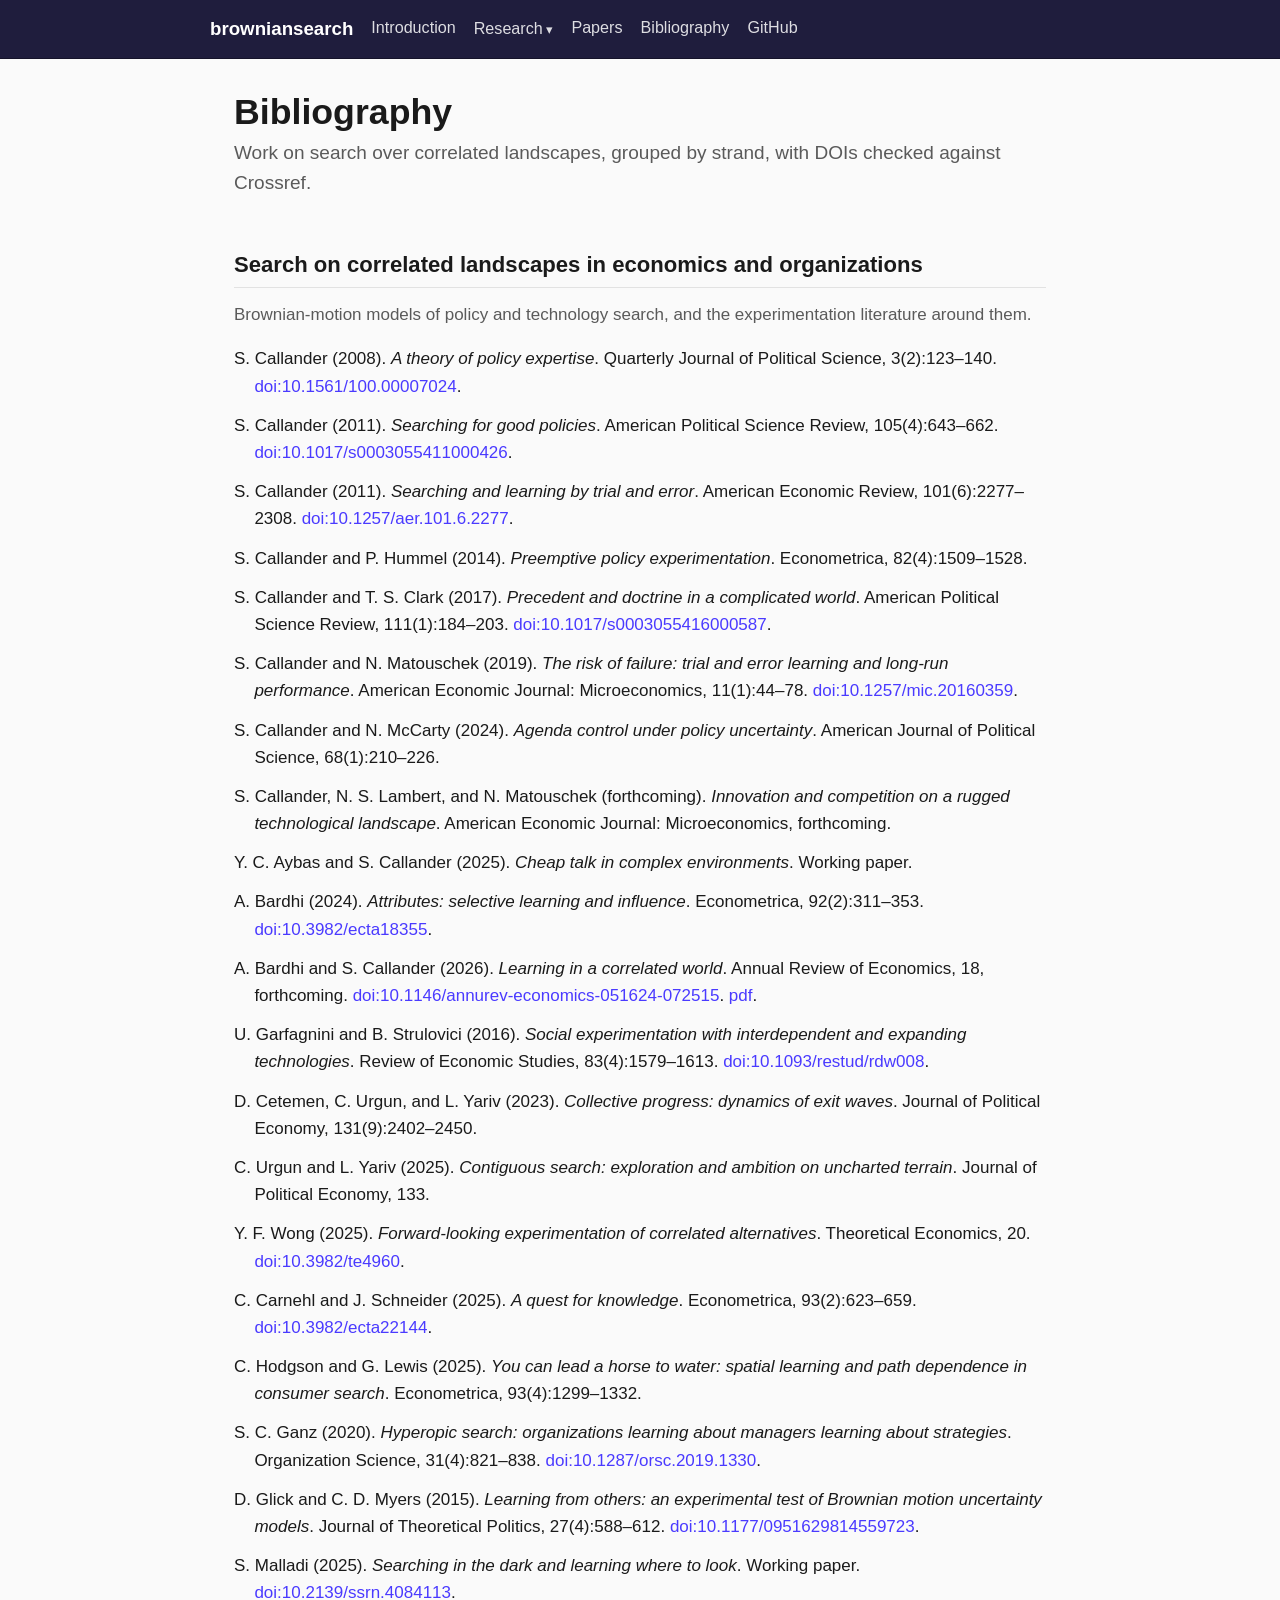
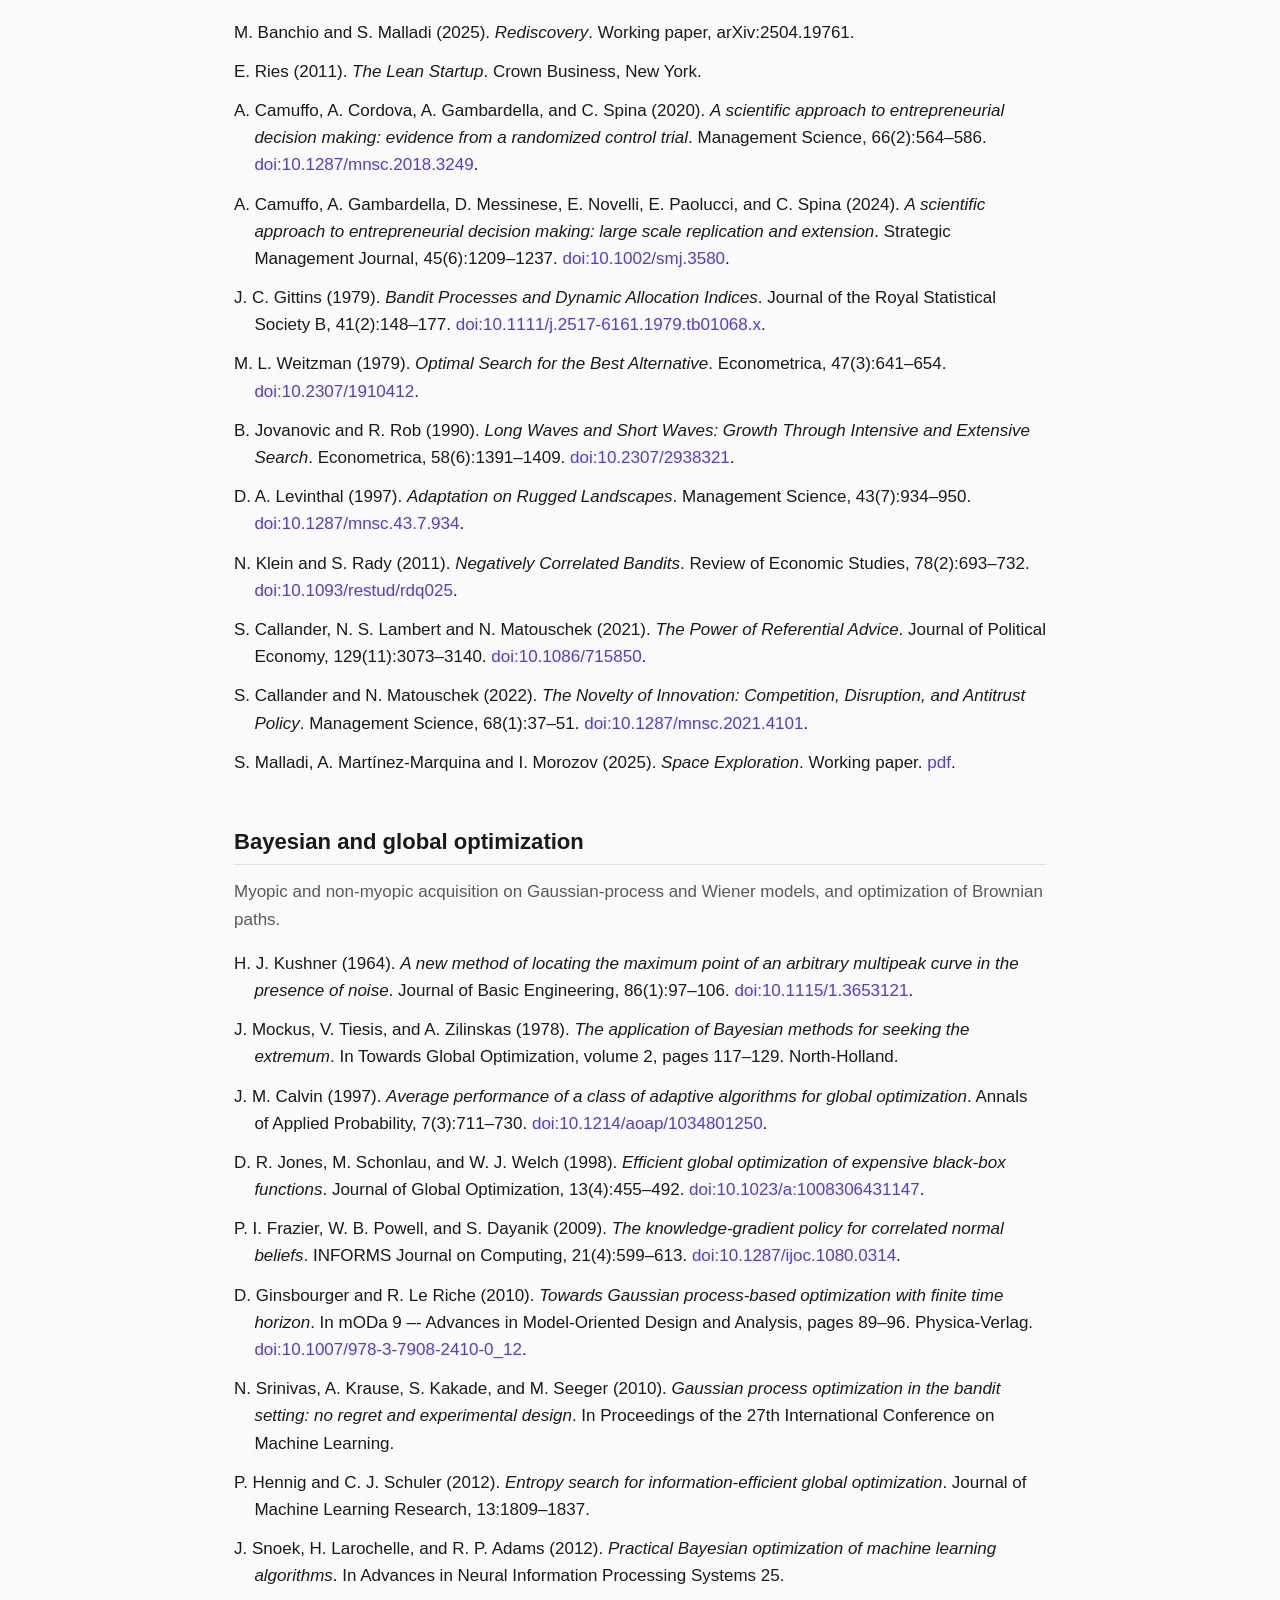
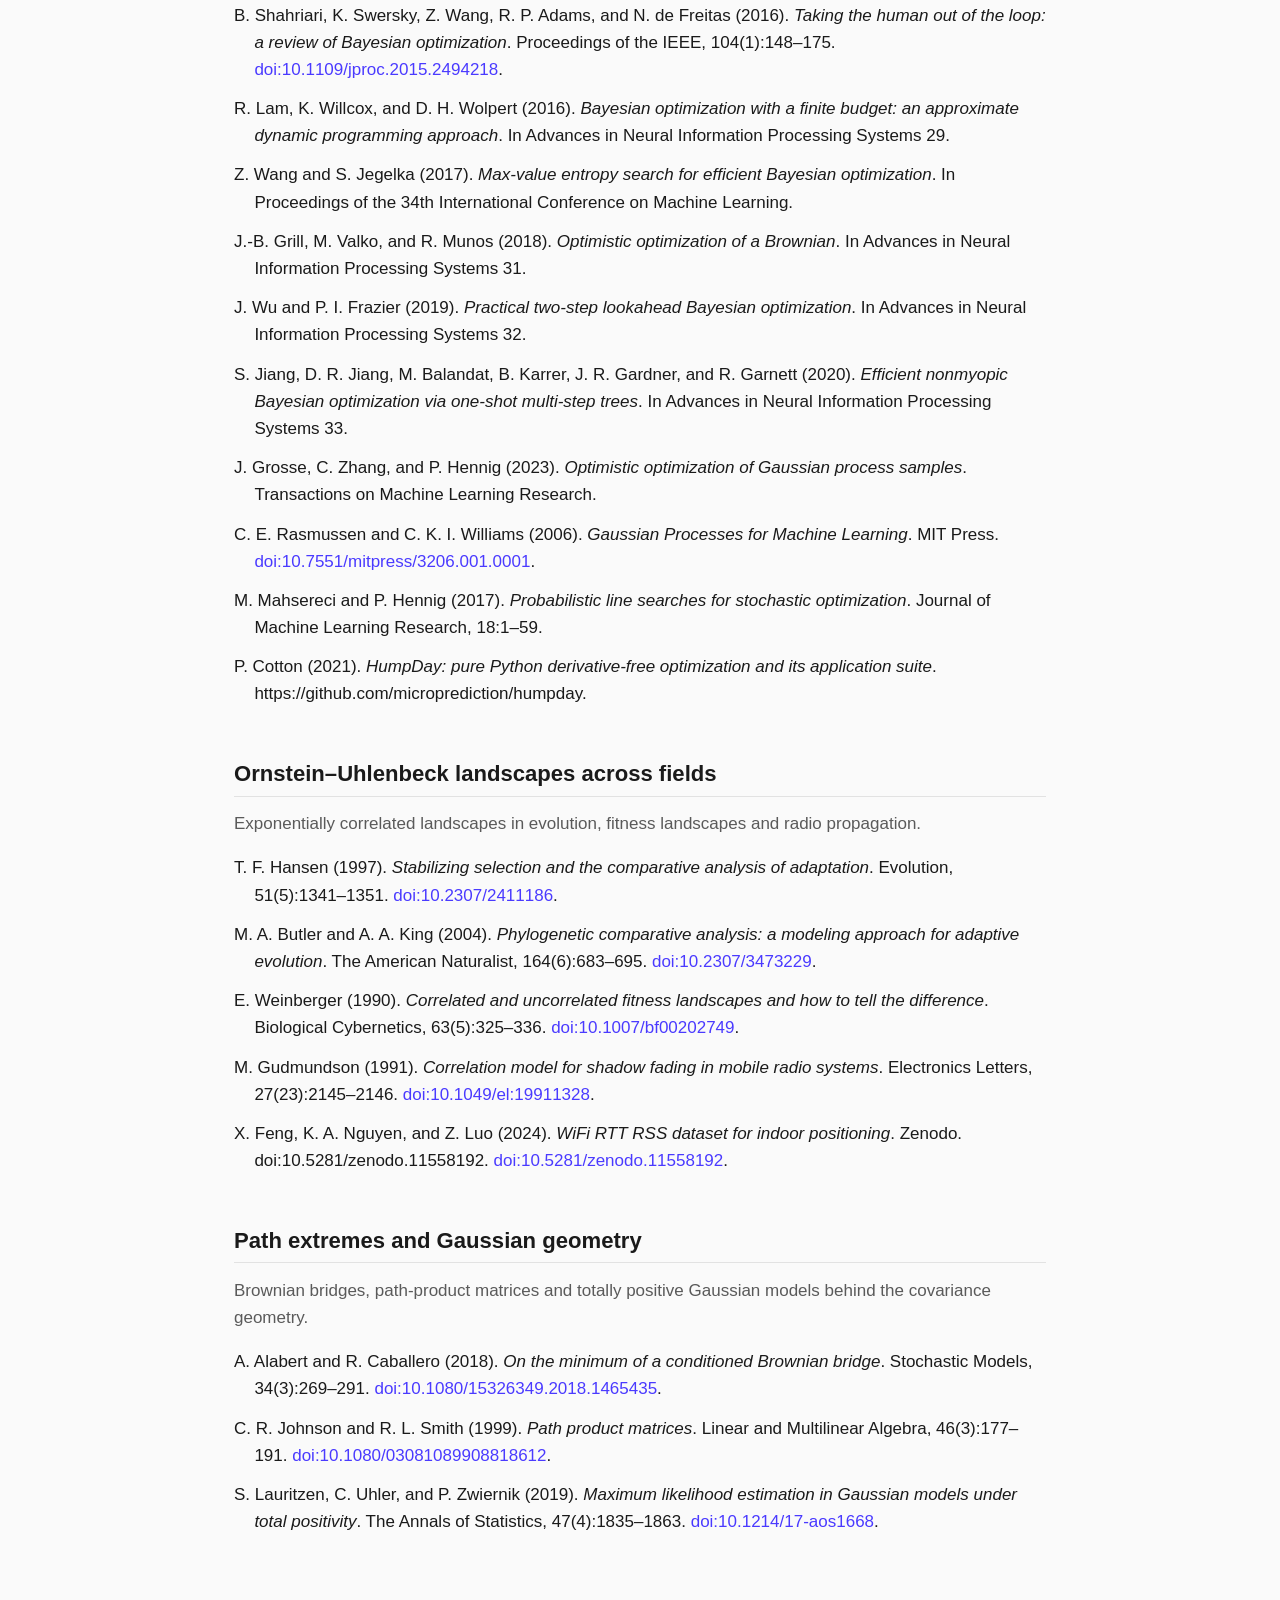
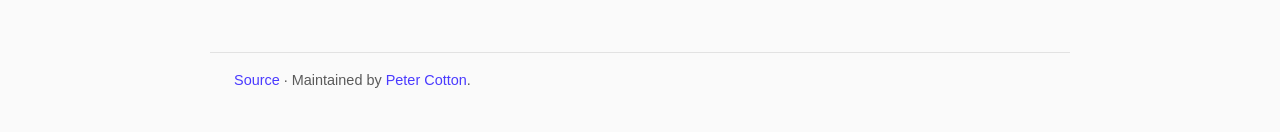
<file: docs/bibliography.html>
<!doctype html>
<html lang="en">
<head>
  <meta charset="utf-8" />
  <meta name="viewport" content="width=device-width,initial-scale=1" />
  <title>Bibliography · browniansearch</title>
  <link rel="stylesheet" href="./style.css" />
</head>
<body>
<header class="site-header">
  <div class="nav-inner">
    <a class="brand" href="./index.html">browniansearch</a>
    <nav>
      <a href="./introduction.html">Introduction</a>
      <span class="menu"><span class="menu-label" tabindex="0" role="button" aria-expanded="false" aria-controls="menu-research">Research</span><span class="drop" id="menu-research">
        <a href="./line-search.html">The rule as a line search</a>
        <a href="./wifi.html">WiFi case study</a>
      </span></span>
      <a href="./papers.html">Papers</a>
      <a href="./bibliography.html">Bibliography</a>
      <a href="https://github.com/microprediction/browniansearch">GitHub</a>
    </nav>
  </div>
  <script>
    (function () {
      var hdr = document.querySelector('.site-header'), menus = [].slice.call(hdr.querySelectorAll('.menu'));
      hdr.classList.add('js-menus');
      function label(m) { return m.querySelector('.menu-label'); }
      function links(m) { return [].slice.call(m.querySelectorAll('.drop a')); }
      function isOpen(m) { return m.classList.contains('open'); }
      function set(m, open, pin) {
        m.classList.toggle('open', open); m.pinned = open && !!pin;
        label(m).setAttribute('aria-expanded', open ? 'true' : 'false');
        if (open) menus.forEach(function (o) { if (o !== m && isOpen(o)) set(o, false); });
      }
      menus.forEach(function (m) {
        var b = label(m);
        b.addEventListener('click', function (e) { e.stopPropagation(); set(m, !(isOpen(m) && m.pinned), true); });
        b.addEventListener('keydown', function (e) {
          if (e.key !== 'Enter' && e.key !== ' ' && e.key !== 'ArrowDown') return;
          e.preventDefault();
          if (e.key !== 'ArrowDown' && isOpen(m) && m.pinned) { set(m, false); return; }
          set(m, true, true); links(m)[0].focus();
        });
        m.querySelector('.drop').addEventListener('keydown', function (e) {
          var a = links(m), i = a.indexOf(document.activeElement), n = a.length;
          if (e.key === 'ArrowDown' || e.key === 'ArrowUp') { e.preventDefault(); a[(i + (e.key === 'ArrowDown' ? 1 : n - 1)) % n].focus(); }
          else if (e.key === 'Home' || e.key === 'End') { e.preventDefault(); a[e.key === 'Home' ? 0 : n - 1].focus(); }
        });
        m.addEventListener('mouseenter', function () { if (!isOpen(m)) set(m, true, false); });
        m.addEventListener('mouseleave', function () { if (isOpen(m) && !m.pinned) set(m, false); });
        m.addEventListener('focusout', function (e) { if (isOpen(m) && !m.contains(e.relatedTarget)) set(m, false); });
      });
      document.addEventListener('click', function (e) { menus.forEach(function (m) { if (isOpen(m) && !m.contains(e.target)) set(m, false); }); });
      document.addEventListener('keydown', function (e) {
        if (e.key !== 'Escape') return;
        menus.forEach(function (m) { if (!isOpen(m)) return; var inside = m.contains(document.activeElement); set(m, false); if (inside) label(m).focus(); });
      });
    })();
  </script>
</header>

  <main>
    <h1>Bibliography</h1>
    <p class="subtitle">Work on search over correlated landscapes, grouped by strand, with DOIs checked against Crossref.</p>
    <div class="bib">
    <h2 id="econ">Search on correlated landscapes in economics and organizations</h2>
    <p class="muted">Brownian-motion models of policy and technology search, and the experimentation literature around them.</p>
    <ul>
        <li id="callander2008">S. Callander (2008). <em>A theory of policy expertise</em>. Quarterly Journal of Political Science, 3(2):123–140. <a href="https://doi.org/10.1561/100.00007024">doi:10.1561/100.00007024</a>.</li>
        <li id="callander2011">S. Callander (2011). <em>Searching for good policies</em>. American Political Science Review, 105(4):643–662. <a href="https://doi.org/10.1017/s0003055411000426">doi:10.1017/s0003055411000426</a>.</li>
        <li id="callander2011b">S. Callander (2011). <em>Searching and learning by trial and error</em>. American Economic Review, 101(6):2277–2308. <a href="https://doi.org/10.1257/aer.101.6.2277">doi:10.1257/aer.101.6.2277</a>.</li>
        <li id="callanderhummel2014">S. Callander and P. Hummel (2014). <em>Preemptive policy experimentation</em>. Econometrica, 82(4):1509–1528.</li>
        <li id="callanderclark2017">S. Callander and T. S. Clark (2017). <em>Precedent and doctrine in a complicated world</em>. American Political Science Review, 111(1):184–203. <a href="https://doi.org/10.1017/s0003055416000587">doi:10.1017/s0003055416000587</a>.</li>
        <li id="callandermatouschek2019">S. Callander and N. Matouschek (2019). <em>The risk of failure: trial and error learning and long-run performance</em>. American Economic Journal: Microeconomics, 11(1):44–78. <a href="https://doi.org/10.1257/mic.20160359">doi:10.1257/mic.20160359</a>.</li>
        <li id="callandermccarty2024">S. Callander and N. McCarty (2024). <em>Agenda control under policy uncertainty</em>. American Journal of Political Science, 68(1):210–226.</li>
        <li id="clm2025">S. Callander, N. S. Lambert, and N. Matouschek (forthcoming). <em>Innovation and competition on a rugged technological landscape</em>. American Economic Journal: Microeconomics, forthcoming.</li>
        <li id="aybas2025">Y. C. Aybas and S. Callander (2025). <em>Cheap talk in complex environments</em>. Working paper.</li>
        <li id="bardhi2024">A. Bardhi (2024). <em>Attributes: selective learning and influence</em>. Econometrica, 92(2):311–353. <a href="https://doi.org/10.3982/ecta18355">doi:10.3982/ecta18355</a>.</li>
        <li id="bardhicallander2026">A. Bardhi and S. Callander (2026). <em>Learning in a correlated world</em>. Annual Review of Economics, 18, forthcoming. <a href="https://doi.org/10.1146/annurev-economics-051624-072515">doi:10.1146/annurev-economics-051624-072515</a>. <a href="https://gsb-faculty.stanford.edu/steven-callander/files/2025/09/ARE_survey_submitted.pdf">pdf</a>.</li>
        <li id="garfagnini2016">U. Garfagnini and B. Strulovici (2016). <em>Social experimentation with interdependent and expanding technologies</em>. Review of Economic Studies, 83(4):1579–1613. <a href="https://doi.org/10.1093/restud/rdw008">doi:10.1093/restud/rdw008</a>.</li>
        <li id="cetemen2023">D. Cetemen, C. Urgun, and L. Yariv (2023). <em>Collective progress: dynamics of exit waves</em>. Journal of Political Economy, 131(9):2402–2450.</li>
        <li id="urgunyariv2025">C. Urgun and L. Yariv (2025). <em>Contiguous search: exploration and ambition on uncharted terrain</em>. Journal of Political Economy, 133.</li>
        <li id="wong2025">Y. F. Wong (2025). <em>Forward-looking experimentation of correlated alternatives</em>. Theoretical Economics, 20. <a href="https://doi.org/10.3982/te4960">doi:10.3982/te4960</a>.</li>
        <li id="carnehl2025">C. Carnehl and J. Schneider (2025). <em>A quest for knowledge</em>. Econometrica, 93(2):623–659. <a href="https://doi.org/10.3982/ecta22144">doi:10.3982/ecta22144</a>.</li>
        <li id="hodgson2025">C. Hodgson and G. Lewis (2025). <em>You can lead a horse to water: spatial learning and path dependence in consumer search</em>. Econometrica, 93(4):1299–1332.</li>
        <li id="ganz2020">S. C. Ganz (2020). <em>Hyperopic search: organizations learning about managers learning about strategies</em>. Organization Science, 31(4):821–838. <a href="https://doi.org/10.1287/orsc.2019.1330">doi:10.1287/orsc.2019.1330</a>.</li>
        <li id="glick2015">D. Glick and C. D. Myers (2015). <em>Learning from others: an experimental test of Brownian motion uncertainty models</em>. Journal of Theoretical Politics, 27(4):588–612. <a href="https://doi.org/10.1177/0951629814559723">doi:10.1177/0951629814559723</a>.</li>
        <li id="malladi2025">S. Malladi (2025). <em>Searching in the dark and learning where to look</em>. Working paper. <a href="https://doi.org/10.2139/ssrn.4084113">doi:10.2139/ssrn.4084113</a>.</li>
        <li id="banchio2025">M. Banchio and S. Malladi (2025). <em>Rediscovery</em>. Working paper, arXiv:2504.19761.</li>
        <li id="ries2011">E. Ries (2011). <em>The Lean Startup</em>. Crown Business, New York.</li>
        <li id="camuffo2020">A. Camuffo, A. Cordova, A. Gambardella, and C. Spina (2020). <em>A scientific approach to entrepreneurial decision making: evidence from a randomized control trial</em>. Management Science, 66(2):564–586. <a href="https://doi.org/10.1287/mnsc.2018.3249">doi:10.1287/mnsc.2018.3249</a>.</li>
        <li id="camuffo2024">A. Camuffo, A. Gambardella, D. Messinese, E. Novelli, E. Paolucci, and C. Spina (2024). <em>A scientific approach to entrepreneurial decision making: large scale replication and extension</em>. Strategic Management Journal, 45(6):1209–1237. <a href="https://doi.org/10.1002/smj.3580">doi:10.1002/smj.3580</a>.</li>
        <li id="gittins1979">J. C. Gittins (1979). <em>Bandit Processes and Dynamic Allocation Indices</em>. Journal of the Royal Statistical Society B, 41(2):148–177. <a href="https://doi.org/10.1111/j.2517-6161.1979.tb01068.x">doi:10.1111/j.2517-6161.1979.tb01068.x</a>.</li>
        <li id="weitzman1979">M. L. Weitzman (1979). <em>Optimal Search for the Best Alternative</em>. Econometrica, 47(3):641–654. <a href="https://doi.org/10.2307/1910412">doi:10.2307/1910412</a>.</li>
        <li id="jovanovicrob1990">B. Jovanovic and R. Rob (1990). <em>Long Waves and Short Waves: Growth Through Intensive and Extensive Search</em>. Econometrica, 58(6):1391–1409. <a href="https://doi.org/10.2307/2938321">doi:10.2307/2938321</a>.</li>
        <li id="levinthal1997">D. A. Levinthal (1997). <em>Adaptation on Rugged Landscapes</em>. Management Science, 43(7):934–950. <a href="https://doi.org/10.1287/mnsc.43.7.934">doi:10.1287/mnsc.43.7.934</a>.</li>
        <li id="kleinrady2011">N. Klein and S. Rady (2011). <em>Negatively Correlated Bandits</em>. Review of Economic Studies, 78(2):693–732. <a href="https://doi.org/10.1093/restud/rdq025">doi:10.1093/restud/rdq025</a>.</li>
        <li id="clm2021">S. Callander, N. S. Lambert and N. Matouschek (2021). <em>The Power of Referential Advice</em>. Journal of Political Economy, 129(11):3073–3140. <a href="https://doi.org/10.1086/715850">doi:10.1086/715850</a>.</li>
        <li id="callandermatouschek2022">S. Callander and N. Matouschek (2022). <em>The Novelty of Innovation: Competition, Disruption, and Antitrust Policy</em>. Management Science, 68(1):37–51. <a href="https://doi.org/10.1287/mnsc.2021.4101">doi:10.1287/mnsc.2021.4101</a>.</li>
        <li id="malladimm2025">S. Malladi, A. Martínez-Marquina and I. Morozov (2025). <em>Space Exploration</em>. Working paper. <a href="https://marketing.wharton.upenn.edu/wp-content/uploads/2026/02/02.19.2026-Morozov-Ilya-PAPER-Space_Exploration.pdf">pdf</a>.</li>
    </ul>
    <h2 id="bo">Bayesian and global optimization</h2>
    <p class="muted">Myopic and non-myopic acquisition on Gaussian-process and Wiener models, and optimization of Brownian paths.</p>
    <ul>
        <li id="kushner1964">H. J. Kushner (1964). <em>A new method of locating the maximum point of an arbitrary multipeak curve in the presence of noise</em>. Journal of Basic Engineering, 86(1):97–106. <a href="https://doi.org/10.1115/1.3653121">doi:10.1115/1.3653121</a>.</li>
        <li id="mockus1978">J. Mockus, V. Tiesis, and A. Zilinskas (1978). <em>The application of Bayesian methods for seeking the extremum</em>. In Towards Global Optimization, volume 2, pages 117–129. North-Holland.</li>
        <li id="calvin1997">J. M. Calvin (1997). <em>Average performance of a class of adaptive algorithms for global optimization</em>. Annals of Applied Probability, 7(3):711–730. <a href="https://doi.org/10.1214/aoap/1034801250">doi:10.1214/aoap/1034801250</a>.</li>
        <li id="jones1998">D. R. Jones, M. Schonlau, and W. J. Welch (1998). <em>Efficient global optimization of expensive black-box functions</em>. Journal of Global Optimization, 13(4):455–492. <a href="https://doi.org/10.1023/a:1008306431147">doi:10.1023/a:1008306431147</a>.</li>
        <li id="frazier2009">P. I. Frazier, W. B. Powell, and S. Dayanik (2009). <em>The knowledge-gradient policy for correlated normal beliefs</em>. INFORMS Journal on Computing, 21(4):599–613. <a href="https://doi.org/10.1287/ijoc.1080.0314">doi:10.1287/ijoc.1080.0314</a>.</li>
        <li id="ginsbourger2010">D. Ginsbourger and R. Le Riche (2010). <em>Towards Gaussian process-based optimization with finite time horizon</em>. In mODa 9 –- Advances in Model-Oriented Design and Analysis, pages 89–96. Physica-Verlag. <a href="https://doi.org/10.1007/978-3-7908-2410-0_12">doi:10.1007/978-3-7908-2410-0_12</a>.</li>
        <li id="srinivas2010">N. Srinivas, A. Krause, S. Kakade, and M. Seeger (2010). <em>Gaussian process optimization in the bandit setting: no regret and experimental design</em>. In Proceedings of the 27th International Conference on Machine Learning.</li>
        <li id="hennig2012">P. Hennig and C. J. Schuler (2012). <em>Entropy search for information-efficient global optimization</em>. Journal of Machine Learning Research, 13:1809–1837.</li>
        <li id="snoek2012">J. Snoek, H. Larochelle, and R. P. Adams (2012). <em>Practical Bayesian optimization of machine learning algorithms</em>. In Advances in Neural Information Processing Systems 25.</li>
        <li id="shahriari2016">B. Shahriari, K. Swersky, Z. Wang, R. P. Adams, and N. de Freitas (2016). <em>Taking the human out of the loop: a review of Bayesian optimization</em>. Proceedings of the IEEE, 104(1):148–175. <a href="https://doi.org/10.1109/jproc.2015.2494218">doi:10.1109/jproc.2015.2494218</a>.</li>
        <li id="lam2016">R. Lam, K. Willcox, and D. H. Wolpert (2016). <em>Bayesian optimization with a finite budget: an approximate dynamic programming approach</em>. In Advances in Neural Information Processing Systems 29.</li>
        <li id="wang2017mes">Z. Wang and S. Jegelka (2017). <em>Max-value entropy search for efficient Bayesian optimization</em>. In Proceedings of the 34th International Conference on Machine Learning.</li>
        <li id="grill2018">J.-B. Grill, M. Valko, and R. Munos (2018). <em>Optimistic optimization of a Brownian</em>. In Advances in Neural Information Processing Systems 31.</li>
        <li id="wu2019">J. Wu and P. I. Frazier (2019). <em>Practical two-step lookahead Bayesian optimization</em>. In Advances in Neural Information Processing Systems 32.</li>
        <li id="jiang2020">S. Jiang, D. R. Jiang, M. Balandat, B. Karrer, J. R. Gardner, and R. Garnett (2020). <em>Efficient nonmyopic Bayesian optimization via one-shot multi-step trees</em>. In Advances in Neural Information Processing Systems 33.</li>
        <li id="grosse2023">J. Grosse, C. Zhang, and P. Hennig (2023). <em>Optimistic optimization of Gaussian process samples</em>. Transactions on Machine Learning Research.</li>
        <li id="rasmussen2006">C. E. Rasmussen and C. K. I. Williams (2006). <em>Gaussian Processes for Machine Learning</em>. MIT Press. <a href="https://doi.org/10.7551/mitpress/3206.001.0001">doi:10.7551/mitpress/3206.001.0001</a>.</li>
        <li id="mahsereci2017">M. Mahsereci and P. Hennig (2017). <em>Probabilistic line searches for stochastic optimization</em>. Journal of Machine Learning Research, 18:1–59.</li>
        <li id="humpday2021">P. Cotton (2021). <em>HumpDay: pure Python derivative-free optimization and its application suite</em>. https://github.com/microprediction/humpday.</li>
    </ul>
    <h2 id="ou">Ornstein–Uhlenbeck landscapes across fields</h2>
    <p class="muted">Exponentially correlated landscapes in evolution, fitness landscapes and radio propagation.</p>
    <ul>
        <li id="hansen1997">T. F. Hansen (1997). <em>Stabilizing selection and the comparative analysis of adaptation</em>. Evolution, 51(5):1341–1351. <a href="https://doi.org/10.2307/2411186">doi:10.2307/2411186</a>.</li>
        <li id="butlerking2004">M. A. Butler and A. A. King (2004). <em>Phylogenetic comparative analysis: a modeling approach for adaptive evolution</em>. The American Naturalist, 164(6):683–695. <a href="https://doi.org/10.2307/3473229">doi:10.2307/3473229</a>.</li>
        <li id="weinberger1990">E. Weinberger (1990). <em>Correlated and uncorrelated fitness landscapes and how to tell the difference</em>. Biological Cybernetics, 63(5):325–336. <a href="https://doi.org/10.1007/bf00202749">doi:10.1007/bf00202749</a>.</li>
        <li id="gudmundson1991">M. Gudmundson (1991). <em>Correlation model for shadow fading in mobile radio systems</em>. Electronics Letters, 27(23):2145–2146. <a href="https://doi.org/10.1049/el:19911328">doi:10.1049/el:19911328</a>.</li>
        <li id="feng2024">X. Feng, K. A. Nguyen, and Z. Luo (2024). <em>WiFi RTT RSS dataset for indoor positioning</em>. Zenodo. doi:10.5281/zenodo.11558192. <a href="https://doi.org/10.5281/zenodo.11558192">doi:10.5281/zenodo.11558192</a>.</li>
    </ul>
    <h2 id="geometry">Path extremes and Gaussian geometry</h2>
    <p class="muted">Brownian bridges, path-product matrices and totally positive Gaussian models behind the covariance geometry.</p>
    <ul>
        <li id="alabert2018">A. Alabert and R. Caballero (2018). <em>On the minimum of a conditioned Brownian bridge</em>. Stochastic Models, 34(3):269–291. <a href="https://doi.org/10.1080/15326349.2018.1465435">doi:10.1080/15326349.2018.1465435</a>.</li>
        <li id="johnsonsmith1999">C. R. Johnson and R. L. Smith (1999). <em>Path product matrices</em>. Linear and Multilinear Algebra, 46(3):177–191. <a href="https://doi.org/10.1080/03081089908818612">doi:10.1080/03081089908818612</a>.</li>
        <li id="lauritzenuhlerzwiernik2019">S. Lauritzen, C. Uhler, and P. Zwiernik (2019). <em>Maximum likelihood estimation in Gaussian models under total positivity</em>. The Annals of Statistics, 47(4):1835–1863. <a href="https://doi.org/10.1214/17-aos1668">doi:10.1214/17-aos1668</a>.</li>
    </ul>
    </div>
  </main>

  <footer>
    <a href="https://github.com/microprediction/browniansearch">Source</a> &middot;
    Maintained by <a href="https://github.com/microprediction">Peter Cotton</a>.
  </footer>
</body>
</html>
</file>
<file: docs/style.css>
:root {
  --bg: #fafafa;
  --panel: #ffffff;
  --text: #1a1a1a;
  --muted: #5a5a5a;
  --faint: #9a9a9a;
  --accent: #4a3aff;
  --accent-soft: #ecebfb;
  --border: #e2e2e2;
  --ink: #1f1d3d;
}
* { box-sizing: border-box; }
html, body {
  margin: 0; padding: 0;
  background: var(--bg); color: var(--text);
  font-family: -apple-system, BlinkMacSystemFont, "Segoe UI", Roboto, "Helvetica Neue", Arial, sans-serif;
  line-height: 1.6; font-size: 17px;
}
a { color: var(--accent); text-decoration: none; }
a:hover { text-decoration: underline; }

header.site-header {
  background: var(--ink); color: #fff;
  padding: 14px 24px; border-bottom: 1px solid #15132a;
}
header.site-header .nav-inner {
  max-width: 860px; margin: 0 auto;
  display: flex; gap: 18px; align-items: center; flex-wrap: wrap;
}
header.site-header .brand { font-weight: 600; font-size: 1.1rem; color: #fff; }
header.site-header nav { display: flex; flex-wrap: wrap; gap: 0 18px; }
header.site-header nav a { color: #fff; opacity: 0.85; font-size: 0.95rem; }
header.site-header nav a:hover { opacity: 1; }

main { max-width: 860px; margin: 32px auto; padding: 0 24px 60px; }
h1 { font-size: 2.1rem; margin: 0 0 4px; line-height: 1.2; }
.subtitle { color: var(--muted); font-size: 1.12rem; margin: 0 0 24px; }
h2 {
  font-size: 1.3rem; margin: 2.2em 0 0.6em;
  border-bottom: 1px solid var(--border); padding-bottom: 4px;
}
p { margin: 0.8em 0; }
.lead { font-size: 1.07rem; }
ul { padding-left: 1.3em; }
li { margin-bottom: 8px; }
.muted { color: var(--muted); }
code {
  background: #f3f3f7; padding: 1px 5px;
  border-radius: 3px; font-size: 0.92em;
  font-family: "SFMono-Regular", Menlo, Consolas, monospace;
}
blockquote {
  margin: 18px 0; padding: 10px 18px;
  border-left: 3px solid #ddd; color: var(--muted);
}
.equation-card {
  background: var(--panel); border: 1px solid var(--border);
  border-radius: 8px; padding: 14px 18px; margin: 18px 0;
  text-align: center; overflow-x: auto;
}

/* two-worlds diagram */
.diagram { margin: 26px 0 10px; }
.diagram svg { width: 100%; height: auto; display: block; }
.diagram .caption {
  text-align: center; color: var(--muted);
  font-size: 0.9rem; margin: 6px 0 0;
}

/* implementations table */
.table-wrap { overflow-x: auto; margin: 18px 0; }
table.impl { width: 100%; border-collapse: collapse; font-size: 0.95rem; }
table.impl th, table.impl td {
  text-align: left; padding: 11px 14px;
  border-bottom: 1px solid var(--border); vertical-align: top;
}
table.impl thead th {
  font-size: 0.72rem; text-transform: uppercase; letter-spacing: 0.04em;
  color: var(--muted); font-weight: 600; border-bottom: 2px solid var(--border);
}
table.impl tbody td:first-child { font-weight: 600; white-space: nowrap; }
table.impl tr:last-child td { border-bottom: none; }
table.impl .mode { color: var(--muted); font-size: 0.9rem; }

/* bibliography */
.bib h3 { font-size: 1.02rem; margin-top: 1.4em; color: var(--ink); }
.bib ul { list-style: none; padding-left: 0; }
.bib li { margin-bottom: 12px; padding-left: 1.2em; text-indent: -1.2em; }

.pagenav { margin: 0 0 22px; font-size: 0.95rem; }
.next-steps {
  background: var(--accent-soft); border-radius: 8px;
  padding: 4px 20px; margin: 24px 0;
}

footer {
  max-width: 860px; margin: 40px auto 24px; padding: 16px 24px;
  font-size: 0.85rem; color: var(--muted); border-top: 1px solid var(--border);
}

/* navigation drop-down (house pattern: span.menu > span.menu-label + span.drop) */
header.site-header nav .menu { position: relative; display: inline-block; }
header.site-header nav .menu-label { color: #fff; opacity: 0.85; font-size: 0.95rem; cursor: pointer; }
header.site-header nav .menu-label::after { content: " \25BE"; font-size: 0.8em; }
header.site-header nav .menu-label:hover, header.site-header nav .menu.open .menu-label { opacity: 1; }
header.site-header nav .drop {
  display: none; position: absolute; top: 100%; left: -12px; z-index: 30;
  background: var(--ink); border: 1px solid #33305a; border-radius: 6px;
  padding: 6px 0; min-width: 170px; box-shadow: 0 6px 18px rgba(0,0,0,0.25);
}
header.site-header nav .drop a { display: block; padding: 7px 14px; white-space: nowrap; }
header.site-header:not(.js-menus) nav .menu:hover .drop,
header.site-header:not(.js-menus) nav .menu:focus-within .drop,
header.site-header nav .menu.open .drop { display: block; }

/* result box and paper cards */
.result { border: 1px solid var(--border); border-left: 3px solid var(--accent); background: var(--panel); border-radius: 8px; padding: 14px 20px; margin: 18px 0; }
.paper { border: 1px solid var(--border); background: var(--panel); border-radius: 8px; padding: 14px 20px; margin: 18px 0; }
.paper .meta { color: var(--muted); font-size: 0.92rem; }
.hero { margin: 8px 0 22px; }
.hero img { width: 100%; height: auto; display: block; border-radius: 8px; border: 1px solid var(--border); }
</file>
